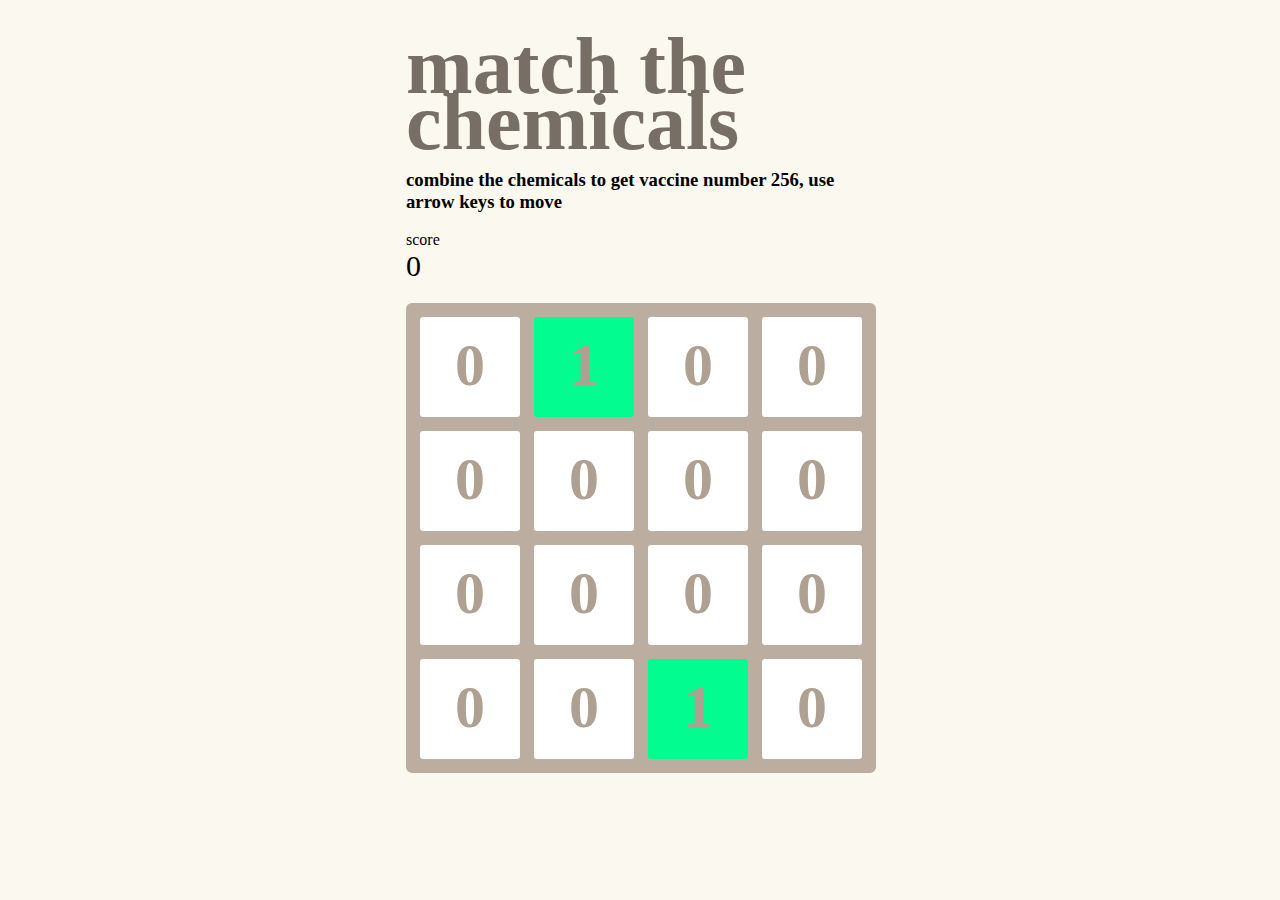
<file: Vac_Mat.html>
<html>

    <head>
        <meta charset="utf-8">
        <meta name="viewport" content="width=device-width, initial-scale=1.0">
        <link rel="stylesheet" href="styles/styles.css">
        <title>Vaccine Matcher!</title>
    </head>
    
    <body>

        <div class="container">
            <div class="info">
        <div id="VacMatApp">
            <h1>match the chemicals</h1>
            <h3>combine the chemicals to get vaccine number 256,
                use arrow keys to move
            </h3>
            </div>  
        </div>
        <div id="score-title">score</div>
            <span id="score">0</span>
            <span id="result"></span>
        <script src="scripts/VacMat_App.js"></script>
      <div class="grid"></div>
    </div>
    </body>
   
</html>
</file>
<file: styles/styles.css>
body { 
    background-color: #faf8ef;
  display: flex;
  justify-content: center;
  font-family: "Clear Sans", "Helvetica Neue"
}

h1 {
    font-size: 80px;
    line-height: 0.7;
    color: #776E65;
    margin: 0px;
  }

.container {
    width: 468px;
    margin-top: 30px;
  }

.grid{
    display: flex;
    flex-wrap: wrap;
    width: 456px;
    height: 456px;
    background-color: #BBADA0;
    border: 7px solid #BBADA0;
    border-radius: 6px;
    margin-top: 20px;
  }
  
  .grid div {
    width: 100px;
    height: 100px;
    margin: 7px;
    border-radius: 3px;
    background-color: #EEE4DA;
    color: #afa192;
    font-weight: bold;
    text-align: center;
    font-size: 60px;
    line-height: 1.6;
  }

.score-container {
    text-align: center;
    width: 70px;
    height: 60px;
    border-radius: 3px;
    background-color: #8f7a66;
    color: #FFFFFF;
  }

#score {
    font-size: 30px;
  }
  
  .score-title {
    font-size: 16px;
  }

  .squarespic {
    position: absolute;
    top: -10;
    left: -5;
  
  }
</file>
